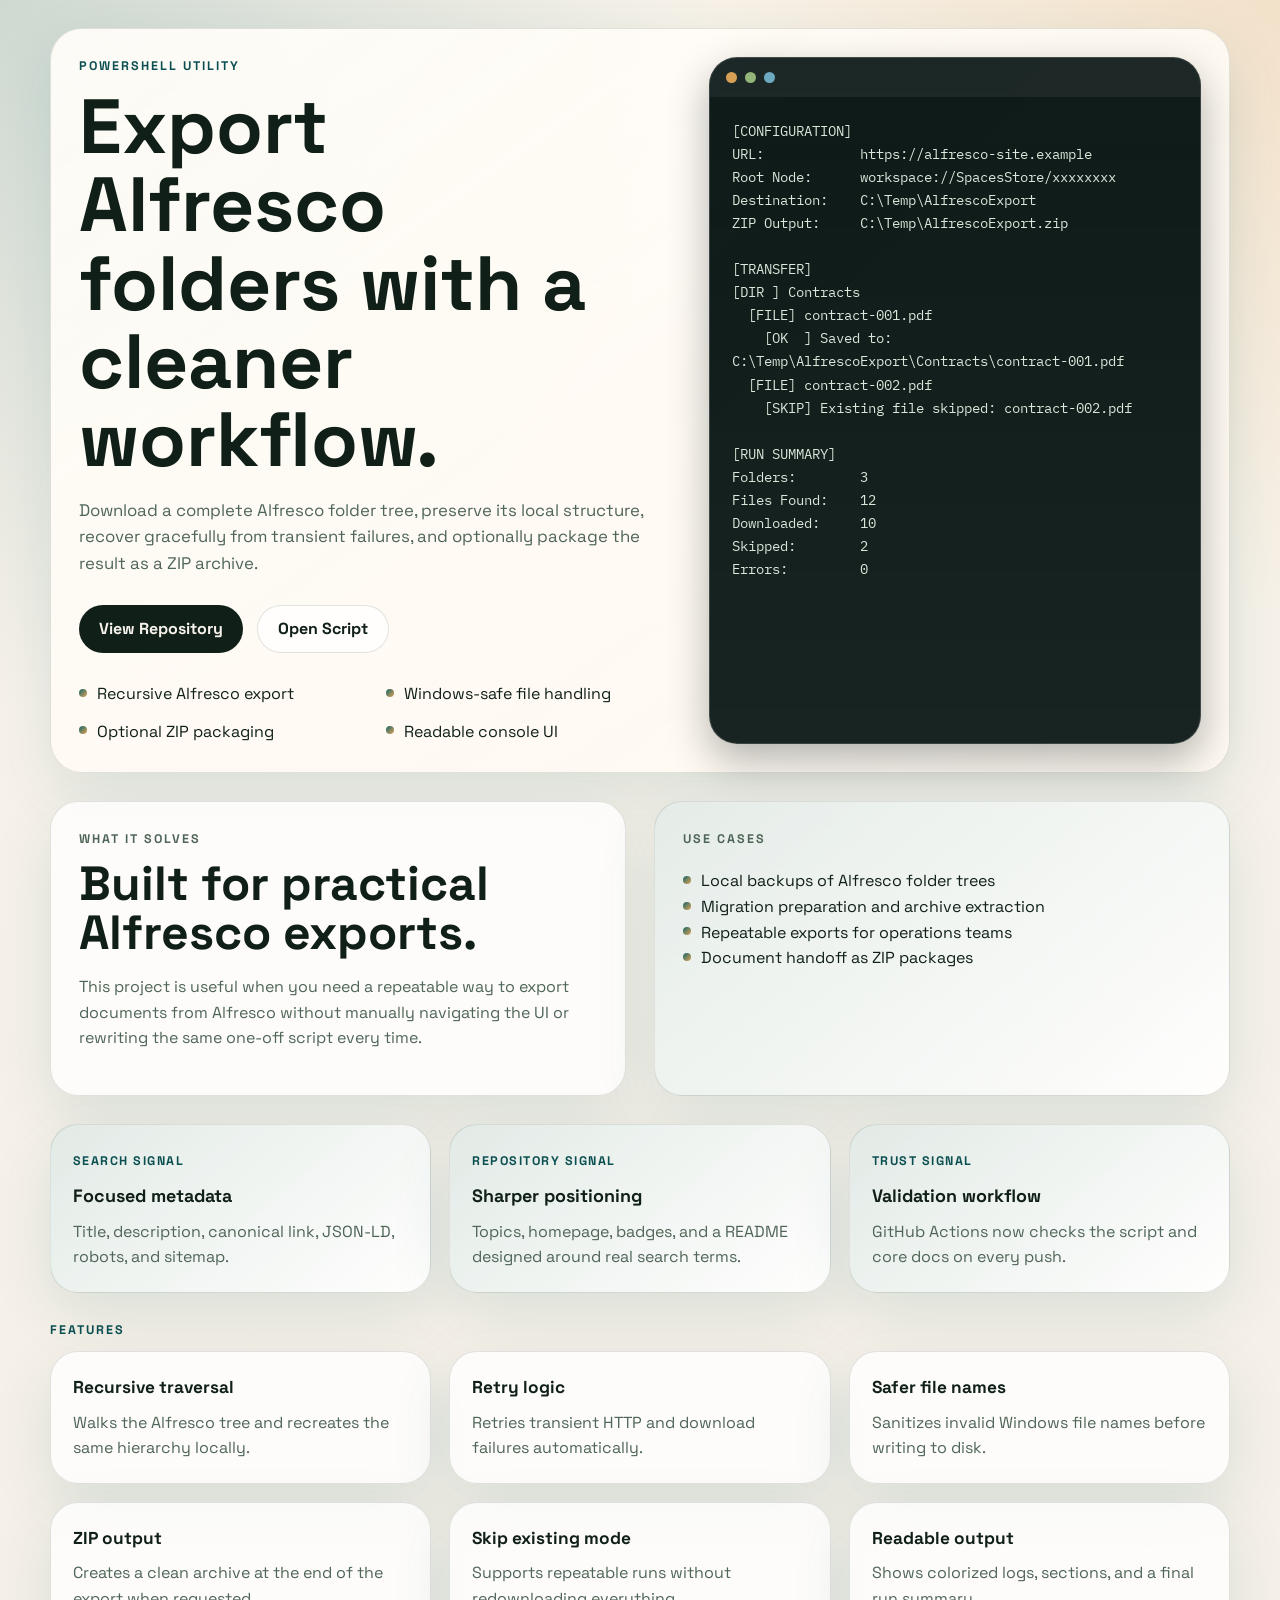
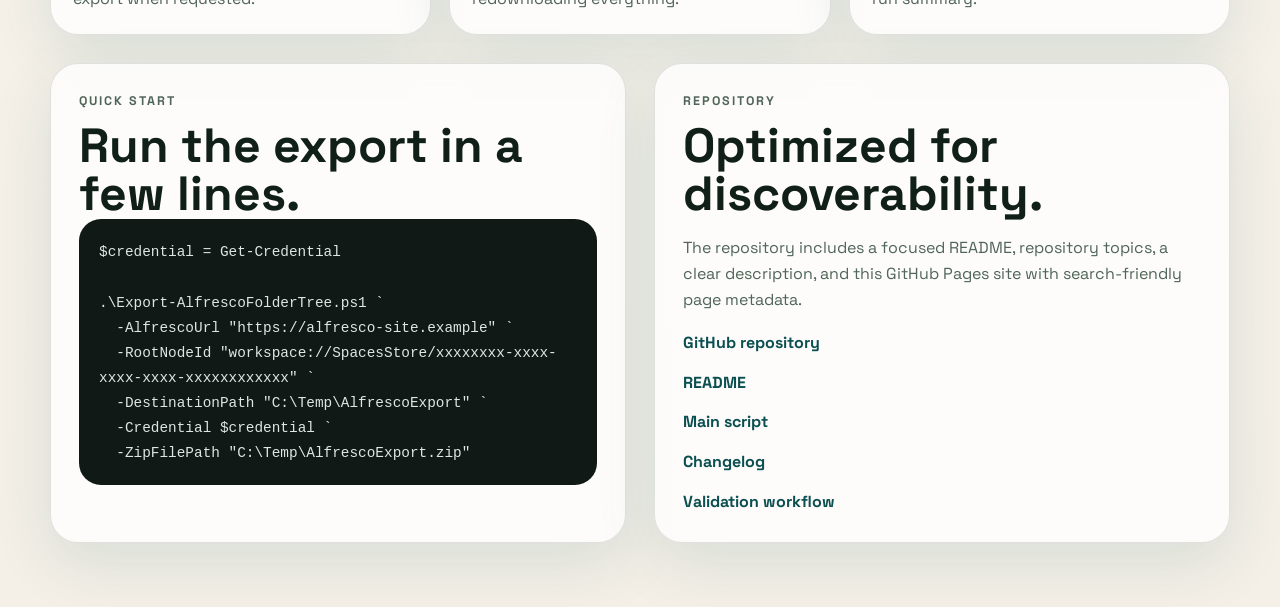
<file: docs/index.html>
<!DOCTYPE html>
<html lang="en">
<head>
  <meta charset="utf-8">
  <meta name="viewport" content="width=device-width, initial-scale=1">
  <title>ExportAlfrescoTree | PowerShell Alfresco Export Script</title>
  <meta name="description" content="PowerShell script to export an Alfresco folder tree with preserved structure, retry logic, Windows-safe file names, and optional ZIP packaging.">
  <meta name="robots" content="index,follow,max-image-preview:large">
  <meta name="theme-color" content="#116466">
  <link rel="canonical" href="https://os3rvno.github.io/ExportAlfrescoTree/">
  <link rel="icon" href="assets/favicon.svg" type="image/svg+xml">
  <meta property="og:type" content="website">
  <meta property="og:title" content="ExportAlfrescoTree">
  <meta property="og:description" content="Export an Alfresco folder tree with PowerShell, preserve the structure locally, and optionally package it as ZIP.">
  <meta property="og:url" content="https://os3rvno.github.io/ExportAlfrescoTree/">
  <meta property="og:site_name" content="ExportAlfrescoTree">
  <meta property="og:image" content="https://os3rvno.github.io/ExportAlfrescoTree/assets/hero-preview.png">
  <meta name="twitter:card" content="summary_large_image">
  <meta name="twitter:title" content="ExportAlfrescoTree">
  <meta name="twitter:description" content="PowerShell script for exporting Alfresco folder trees with retries, clean logs, and optional ZIP output.">
  <meta name="twitter:image" content="https://os3rvno.github.io/ExportAlfrescoTree/assets/hero-preview.png">
  <link rel="preconnect" href="https://fonts.googleapis.com">
  <link rel="preconnect" href="https://fonts.gstatic.com" crossorigin>
  <link href="https://fonts.googleapis.com/css2?family=Space+Grotesk:wght@400;500;700&family=IBM+Plex+Mono:wght@400;500&display=swap" rel="stylesheet">
  <link rel="stylesheet" href="styles.css">
  <script type="application/ld+json">
    {
      "@context": "https://schema.org",
      "@type": "SoftwareSourceCode",
      "name": "ExportAlfrescoTree",
      "codeRepository": "https://github.com/OS3RVNO/ExportAlfrescoTree",
      "license": "https://unlicense.org/",
      "programmingLanguage": "PowerShell",
      "runtimePlatform": "Windows PowerShell 5.1+, PowerShell 7+",
      "description": "PowerShell script to export an Alfresco folder tree with preserved structure, retry logic, safe file naming, and optional ZIP packaging.",
      "keywords": [
        "alfresco export",
        "powershell script",
        "alfresco backup",
        "rest api",
        "windows automation",
        "zip export"
      ],
      "author": {
        "@type": "Person",
        "name": "OS3RVNO"
      }
    }
  </script>
</head>
<body>
  <div class="site-shell">
    <header class="hero">
      <div class="hero-copy">
        <p class="eyebrow">PowerShell Utility</p>
        <h1>Export Alfresco folders with a cleaner workflow.</h1>
        <p class="lead">
          Download a complete Alfresco folder tree, preserve its local structure,
          recover gracefully from transient failures, and optionally package the
          result as a ZIP archive.
        </p>
        <div class="actions">
          <a class="button primary" href="https://github.com/OS3RVNO/ExportAlfrescoTree">View Repository</a>
          <a class="button secondary" href="https://github.com/OS3RVNO/ExportAlfrescoTree/blob/main/Export-AlfrescoFolderTree.ps1">Open Script</a>
        </div>
        <ul class="hero-points">
          <li>Recursive Alfresco export</li>
          <li>Windows-safe file handling</li>
          <li>Optional ZIP packaging</li>
          <li>Readable console UI</li>
        </ul>
      </div>

      <div class="hero-panel" aria-label="Console preview">
        <div class="terminal">
          <div class="terminal-bar">
            <span></span><span></span><span></span>
          </div>
          <pre>[CONFIGURATION]
URL:            https://alfresco-site.example
Root Node:      workspace://SpacesStore/xxxxxxxx
Destination:    C:\Temp\AlfrescoExport
ZIP Output:     C:\Temp\AlfrescoExport.zip

[TRANSFER]
[DIR ] Contracts
  [FILE] contract-001.pdf
    [OK  ] Saved to: C:\Temp\AlfrescoExport\Contracts\contract-001.pdf
  [FILE] contract-002.pdf
    [SKIP] Existing file skipped: contract-002.pdf

[RUN SUMMARY]
Folders:        3
Files Found:    12
Downloaded:     10
Skipped:        2
Errors:         0</pre>
        </div>
      </div>
    </header>

    <main>
      <section class="section grid-two">
        <article class="card">
          <p class="section-label">What It Solves</p>
          <h2>Built for practical Alfresco exports.</h2>
          <p>
            This project is useful when you need a repeatable way to export
            documents from Alfresco without manually navigating the UI or
            rewriting the same one-off script every time.
          </p>
        </article>

        <article class="card accent">
          <p class="section-label">Use Cases</p>
          <ul class="feature-list">
            <li>Local backups of Alfresco folder trees</li>
            <li>Migration preparation and archive extraction</li>
            <li>Repeatable exports for operations teams</li>
            <li>Document handoff as ZIP packages</li>
          </ul>
        </article>
      </section>

      <section class="section signal-strip">
        <div class="signal-card">
          <span class="signal-kicker">Search Signal</span>
          <strong>Focused metadata</strong>
          <p>Title, description, canonical link, JSON-LD, robots, and sitemap.</p>
        </div>
        <div class="signal-card">
          <span class="signal-kicker">Repository Signal</span>
          <strong>Sharper positioning</strong>
          <p>Topics, homepage, badges, and a README designed around real search terms.</p>
        </div>
        <div class="signal-card">
          <span class="signal-kicker">Trust Signal</span>
          <strong>Validation workflow</strong>
          <p>GitHub Actions now checks the script and core docs on every push.</p>
        </div>
      </section>

      <section class="section">
        <p class="section-label">Features</p>
        <div class="feature-grid">
          <article class="feature-card">
            <h3>Recursive traversal</h3>
            <p>Walks the Alfresco tree and recreates the same hierarchy locally.</p>
          </article>
          <article class="feature-card">
            <h3>Retry logic</h3>
            <p>Retries transient HTTP and download failures automatically.</p>
          </article>
          <article class="feature-card">
            <h3>Safer file names</h3>
            <p>Sanitizes invalid Windows file names before writing to disk.</p>
          </article>
          <article class="feature-card">
            <h3>ZIP output</h3>
            <p>Creates a clean archive at the end of the export when requested.</p>
          </article>
          <article class="feature-card">
            <h3>Skip existing mode</h3>
            <p>Supports repeatable runs without redownloading everything.</p>
          </article>
          <article class="feature-card">
            <h3>Readable output</h3>
            <p>Shows colorized logs, sections, and a final run summary.</p>
          </article>
        </div>
      </section>

      <section class="section grid-two">
        <article class="card">
          <p class="section-label">Quick Start</p>
          <h2>Run the export in a few lines.</h2>
          <pre class="code-block"><code>$credential = Get-Credential

.\Export-AlfrescoFolderTree.ps1 `
  -AlfrescoUrl "https://alfresco-site.example" `
  -RootNodeId "workspace://SpacesStore/xxxxxxxx-xxxx-xxxx-xxxx-xxxxxxxxxxxx" `
  -DestinationPath "C:\Temp\AlfrescoExport" `
  -Credential $credential `
  -ZipFilePath "C:\Temp\AlfrescoExport.zip"</code></pre>
        </article>

        <article class="card">
          <p class="section-label">Repository</p>
          <h2>Optimized for discoverability.</h2>
          <p>
            The repository includes a focused README, repository topics, a clear
            description, and this GitHub Pages site with search-friendly page metadata.
          </p>
          <div class="link-stack">
            <a href="https://github.com/OS3RVNO/ExportAlfrescoTree">GitHub repository</a>
            <a href="https://github.com/OS3RVNO/ExportAlfrescoTree/blob/main/README.md">README</a>
            <a href="https://github.com/OS3RVNO/ExportAlfrescoTree/blob/main/Export-AlfrescoFolderTree.ps1">Main script</a>
            <a href="https://github.com/OS3RVNO/ExportAlfrescoTree/blob/main/CHANGELOG.md">Changelog</a>
            <a href="https://github.com/OS3RVNO/ExportAlfrescoTree/actions/workflows/validate.yml">Validation workflow</a>
          </div>
        </article>
      </section>
    </main>
  </div>
</body>
</html>
</file>
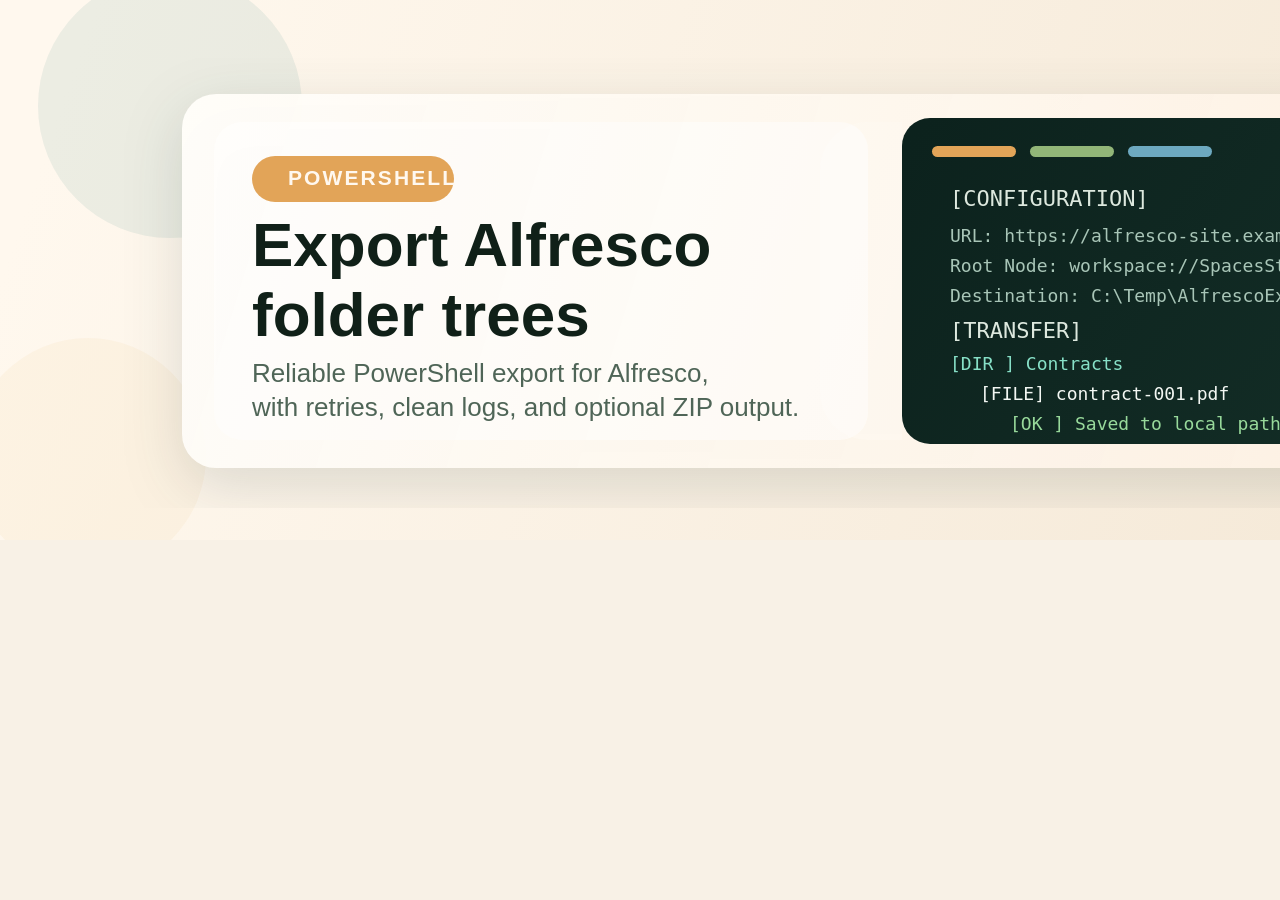
<file: docs/assets/hero-preview-render.html>
<!DOCTYPE html>
<html lang="en">
<head>
  <meta charset="utf-8">
  <meta name="viewport" content="width=1600, initial-scale=1">
  <title>ExportAlfrescoTree Hero Render</title>
  <style>
    html, body {
      width: 1600px;
      height: 540px;
      margin: 0;
      overflow: hidden;
      background: #f8f1e6;
    }

    img {
      display: block;
      width: 1600px;
      height: 540px;
    }
  </style>
</head>
<body>
  <img src="./hero-preview.svg" alt="ExportAlfrescoTree hero preview">
</body>
</html>
</file>
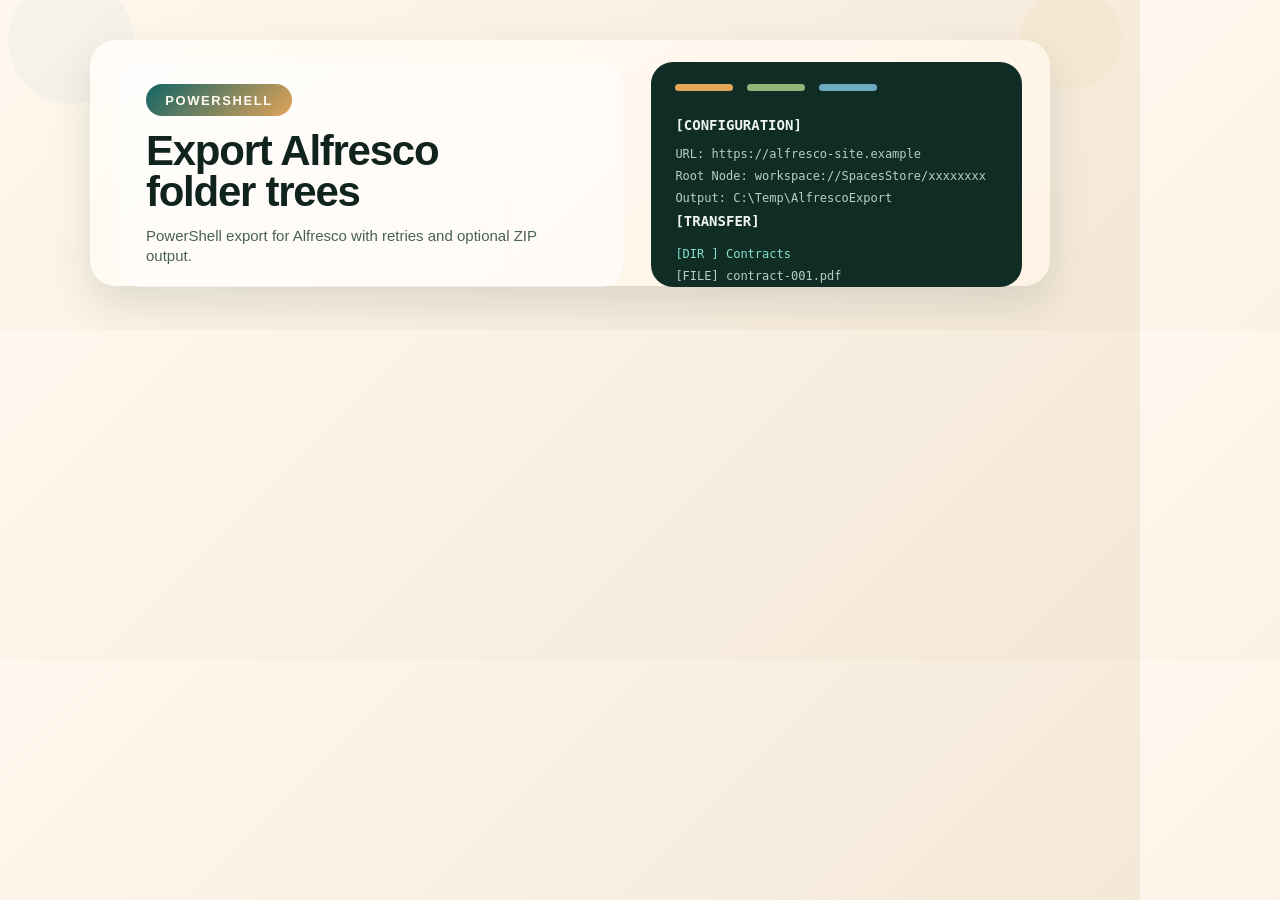
<file: docs/assets/readme-preview-render.html>
<!DOCTYPE html>
<html lang="en">
<head>
  <meta charset="utf-8">
  <meta name="viewport" content="width=1140, initial-scale=1">
  <title>ExportAlfrescoTree README Preview Render</title>
  <style>
    :root {
      --bg: #f8f1e6;
      --surface: rgba(255, 253, 248, 0.94);
      --panel: rgba(255, 255, 255, 0.56);
      --terminal: #0f2c25;
      --ink: #11231d;
      --muted: #496055;
      --accent: #116466;
      --warm: #e2a458;
    }

    * {
      box-sizing: border-box;
    }

    html, body {
      width: 1140px;
      height: 330px;
      margin: 0;
      overflow: hidden;
      background: linear-gradient(135deg, #fff8ee 0%, #f3e7d6 100%);
      font-family: Segoe UI, Arial, sans-serif;
    }

    .canvas {
      position: relative;
      width: 1140px;
      height: 330px;
    }

    .orb {
      position: absolute;
      border-radius: 999px;
      opacity: 0.15;
      filter: blur(0.2px);
    }

    .orb.a {
      top: -22px;
      left: 8px;
      width: 126px;
      height: 126px;
      background: #cfd8cc;
    }

    .orb.b {
      top: -12px;
      right: 18px;
      width: 102px;
      height: 102px;
      background: #f2d8a6;
    }

    .shell {
      position: absolute;
      top: 40px;
      left: 90px;
      width: 960px;
      height: 246px;
      padding: 22px 28px;
      display: grid;
      grid-template-columns: 1.2fr 0.88fr;
      gap: 28px;
      border-radius: 26px;
      background: linear-gradient(145deg, rgba(255, 253, 248, 0.96), rgba(255, 243, 229, 0.92));
      box-shadow: 0 18px 40px rgba(17, 44, 37, 0.12);
    }

    .copy {
      padding: 22px 28px;
      border-radius: 22px;
      background: var(--panel);
    }

    .tag {
      display: inline-flex;
      align-items: center;
      justify-content: center;
      min-width: 146px;
      height: 32px;
      border-radius: 999px;
      background: linear-gradient(135deg, var(--accent), var(--warm));
      color: #fff9ef;
      font-size: 13px;
      font-weight: 800;
      letter-spacing: 0.12em;
    }

    .title {
      margin: 14px 0 0;
      color: var(--ink);
      font-size: 42px;
      line-height: 0.98;
      font-weight: 800;
      letter-spacing: -0.03em;
    }

    .subtitle {
      margin: 14px 0 0;
      max-width: 420px;
      color: var(--muted);
      font-size: 15px;
      line-height: 1.3;
    }

    .terminal {
      padding: 22px 24px;
      border-radius: 22px;
      background: var(--terminal);
      color: #e7f0e8;
      font-family: Consolas, monospace;
      overflow: hidden;
    }

    .lights {
      display: flex;
      gap: 14px;
      margin-bottom: 26px;
    }

    .lights span {
      width: 58px;
      height: 7px;
      border-radius: 999px;
      display: block;
    }

    .lights span:nth-child(1) {
      background: #e2a458;
    }

    .lights span:nth-child(2) {
      background: #92b678;
    }

    .lights span:nth-child(3) {
      background: #6da9c0;
    }

    .console-title {
      margin: 0 0 14px;
      font-size: 14px;
      font-weight: 700;
      color: #eef3ee;
    }

    .console-line {
      margin: 0 0 8px;
      font-size: 12px;
      color: #b6d0c3;
      white-space: nowrap;
    }

    .console-line.accent {
      margin-top: 18px;
      color: #87e0c7;
    }

    .console-line.ok {
      padding-left: 24px;
      color: #98d99b;
    }
  </style>
</head>
<body>
  <div class="canvas">
    <div class="orb a"></div>
    <div class="orb b"></div>

    <div class="shell">
      <section class="copy">
        <div class="tag">POWERSHELL</div>
        <h1 class="title">Export Alfresco<br>folder trees</h1>
        <p class="subtitle">PowerShell export for Alfresco with retries and optional ZIP output.</p>
      </section>

      <section class="terminal" aria-label="Console preview">
        <div class="lights"><span></span><span></span><span></span></div>
        <p class="console-title">[CONFIGURATION]</p>
        <p class="console-line">URL:        https://alfresco-site.example</p>
        <p class="console-line">Root Node:  workspace://SpacesStore/xxxxxxxx</p>
        <p class="console-line">Output:     C:\Temp\AlfrescoExport</p>
        <p class="console-title">[TRANSFER]</p>
        <p class="console-line accent">[DIR ] Contracts</p>
        <p class="console-line">  [FILE] contract-001.pdf</p>
        <p class="console-line ok">[OK ] Saved to local path</p>
      </section>
    </div>
  </div>
</body>
</html>
</file>
<file: docs/styles.css>
:root {
  --bg: #f4efe7;
  --surface: rgba(255, 255, 255, 0.78);
  --surface-strong: #fffdf8;
  --ink: #102018;
  --muted: #4f6557;
  --line: rgba(16, 32, 24, 0.12);
  --accent: #116466;
  --accent-strong: #0b4f51;
  --warm: #e2a458;
  --shadow: 0 20px 60px rgba(17, 100, 102, 0.12);
}

* {
  box-sizing: border-box;
}

html {
  scroll-behavior: smooth;
}

body {
  margin: 0;
  min-height: 100vh;
  color: var(--ink);
  background:
    radial-gradient(circle at top left, rgba(17, 100, 102, 0.18), transparent 28%),
    radial-gradient(circle at top right, rgba(226, 164, 88, 0.22), transparent 24%),
    linear-gradient(180deg, #f8f3ea 0%, var(--bg) 100%);
  font-family: "Space Grotesk", sans-serif;
  line-height: 1.6;
}

a {
  color: inherit;
}

.site-shell {
  width: min(1180px, calc(100% - 32px));
  margin: 0 auto;
  padding: 28px 0 64px;
}

.hero {
  display: grid;
  grid-template-columns: 1.1fr 0.9fr;
  gap: 28px;
  align-items: stretch;
  padding: 28px;
  border: 1px solid var(--line);
  border-radius: 32px;
  background: linear-gradient(145deg, rgba(255, 253, 248, 0.94), rgba(255, 249, 241, 0.88));
  box-shadow: var(--shadow);
}

.eyebrow,
.section-label {
  margin: 0 0 10px;
  color: var(--accent-strong);
  font-size: 0.78rem;
  font-weight: 700;
  letter-spacing: 0.16em;
  text-transform: uppercase;
}

.hero h1,
.card h2 {
  margin: 0;
  line-height: 1.02;
}

.hero h1 {
  max-width: 11ch;
  font-size: clamp(2.6rem, 6vw, 5.6rem);
}

.lead {
  max-width: 62ch;
  margin: 18px 0 0;
  color: var(--muted);
  font-size: 1.05rem;
}

.actions {
  display: flex;
  flex-wrap: wrap;
  gap: 14px;
  margin-top: 28px;
}

.button {
  display: inline-flex;
  align-items: center;
  justify-content: center;
  min-height: 48px;
  padding: 0 20px;
  border-radius: 999px;
  text-decoration: none;
  font-weight: 700;
}

.button.primary {
  background: var(--ink);
  color: #f7f3ec;
}

.button.secondary {
  border: 1px solid var(--line);
  background: rgba(255, 255, 255, 0.7);
}

.hero-points {
  display: grid;
  grid-template-columns: repeat(2, minmax(0, 1fr));
  gap: 12px;
  padding: 0;
  margin: 28px 0 0;
  list-style: none;
}

.hero-points li,
.feature-list li {
  position: relative;
  padding-left: 18px;
}

.hero-points li::before,
.feature-list li::before {
  content: "";
  position: absolute;
  left: 0;
  top: 0.72em;
  width: 8px;
  height: 8px;
  border-radius: 50%;
  background: linear-gradient(135deg, var(--accent), var(--warm));
  transform: translateY(-50%);
}

.hero-panel {
  display: flex;
}

.terminal {
  width: 100%;
  border: 1px solid rgba(255, 255, 255, 0.18);
  border-radius: 28px;
  overflow: hidden;
  background:
    linear-gradient(180deg, rgba(10, 22, 20, 0.98), rgba(10, 22, 20, 0.94)),
    linear-gradient(140deg, rgba(17, 100, 102, 0.28), transparent 40%);
  box-shadow: 0 16px 40px rgba(6, 17, 17, 0.3);
}

.terminal-bar {
  display: flex;
  gap: 8px;
  padding: 14px 16px;
  background: rgba(255, 255, 255, 0.06);
}

.terminal-bar span {
  width: 11px;
  height: 11px;
  border-radius: 50%;
  background: #d8a054;
}

.terminal-bar span:nth-child(2) {
  background: #93b579;
}

.terminal-bar span:nth-child(3) {
  background: #6da9c0;
}

.terminal pre,
.code-block {
  margin: 0;
  white-space: pre-wrap;
  overflow: auto;
  font-family: "IBM Plex Mono", monospace;
}

.terminal pre {
  padding: 22px 22px 26px;
  color: #d8e7da;
  font-size: 0.9rem;
}

.section {
  margin-top: 28px;
}

.signal-strip {
  display: grid;
  grid-template-columns: repeat(3, minmax(0, 1fr));
  gap: 18px;
}

.grid-two {
  display: grid;
  grid-template-columns: repeat(2, minmax(0, 1fr));
  gap: 28px;
}

.card,
.feature-card,
.signal-card {
  border: 1px solid var(--line);
  border-radius: 28px;
  background: var(--surface);
  backdrop-filter: blur(14px);
  box-shadow: var(--shadow);
}

.card {
  padding: 28px;
}

.card.accent {
  background:
    linear-gradient(140deg, rgba(17, 100, 102, 0.11), rgba(255, 255, 255, 0.74)),
    var(--surface-strong);
}

.card h2 {
  font-size: clamp(1.8rem, 4vw, 3rem);
}

.card p {
  color: var(--muted);
}

.feature-list {
  margin: 18px 0 0;
  padding: 0;
  list-style: none;
}

.feature-grid {
  display: grid;
  grid-template-columns: repeat(3, minmax(0, 1fr));
  gap: 18px;
}

.feature-card {
  padding: 22px;
}

.signal-card {
  padding: 22px;
  background:
    linear-gradient(140deg, rgba(17, 100, 102, 0.12), rgba(255, 255, 255, 0.82)),
    var(--surface-strong);
}

.signal-kicker {
  display: inline-block;
  margin-bottom: 10px;
  color: var(--accent-strong);
  font-size: 0.78rem;
  font-weight: 700;
  letter-spacing: 0.12em;
  text-transform: uppercase;
}

.signal-card strong {
  display: block;
  margin-bottom: 8px;
  font-size: 1.12rem;
}

.signal-card p {
  margin: 0;
  color: var(--muted);
}

.feature-card h3 {
  margin: 0 0 8px;
  font-size: 1.08rem;
}

.feature-card p {
  margin: 0;
  color: var(--muted);
}

.code-block {
  padding: 20px;
  border-radius: 22px;
  background: #111917;
  color: #dce7e1;
  font-size: 0.9rem;
}

.link-stack {
  display: grid;
  gap: 14px;
  margin-top: 18px;
}

.link-stack a {
  text-decoration: none;
  font-weight: 700;
  color: var(--accent-strong);
}

@media (max-width: 960px) {
  .hero,
  .grid-two,
  .signal-strip,
  .feature-grid {
    grid-template-columns: 1fr;
  }

  .hero h1 {
    max-width: none;
  }
}

@media (max-width: 640px) {
  .site-shell {
    width: min(100% - 20px, 1180px);
    padding-top: 20px;
  }

  .hero,
  .card,
  .feature-card {
    border-radius: 22px;
  }

  .hero {
    padding: 22px;
  }

  .hero-points {
    grid-template-columns: 1fr;
  }

  .actions {
    flex-direction: column;
  }

  .button {
    width: 100%;
  }
}
</file>
